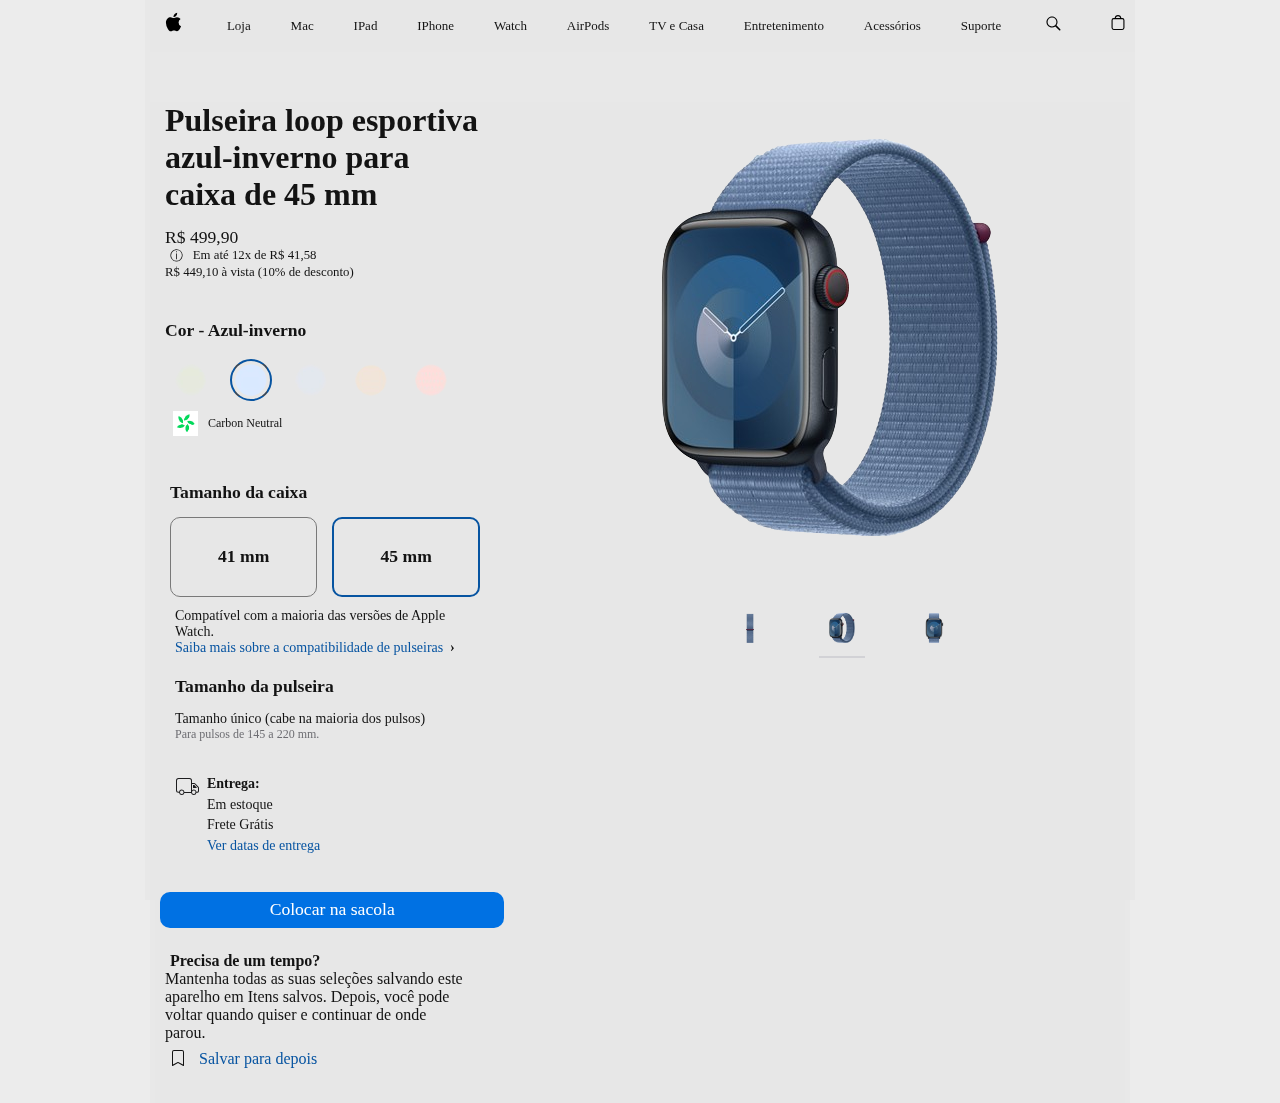
<file: Aula2Apple/index.html>
<!DOCTYPE html>
<html lang="en">
  <head>
    <meta charset="UTF-8" />
    <meta name="viewport" content="width=device-width, initial-scale=1.0" />
    <title>Hashtag Watch</title>
    <link rel="stylesheet" href="./style.css" />
  </head>
  <body>
    <nav>
      <ul>
        <li>
          <svg
            height="48"
            viewBox="0 0 17 48"
            width="17"
            xmlns="http://www.w3.org/2000/svg">
            <path
              d="m15.5752 19.0792a4.2055 4.2055 0 0 0 -2.01 3.5376 4.0931 4.0931 0 0 0 2.4908 3.7542 9.7779 9.7779 0 0 1 -1.2755 2.6351c-.7941 1.1431-1.6244 2.2862-2.8878 2.2862s-1.5883-.734-3.0443-.734c-1.42 0-1.9252.7581-3.08.7581s-1.9611-1.0589-2.8876-2.3584a11.3987 11.3987 0 0 1 -1.9373-6.1487c0-3.61 2.3464-5.523 4.6566-5.523 1.2274 0 2.25.8062 3.02.8062.734 0 1.8771-.8543 3.2729-.8543a4.3778 4.3778 0 0 1 3.6822 1.841zm-6.8586-2.0456a1.3865 1.3865 0 0 1 -.2527-.024 1.6557 1.6557 0 0 1 -.0361-.337 4.0341 4.0341 0 0 1 1.0228-2.5148 4.1571 4.1571 0 0 1 2.7314-1.4078 1.7815 1.7815 0 0 1 .0361.373 4.1487 4.1487 0 0 1 -.9867 2.587 3.6039 3.6039 0 0 1 -2.5148 1.3236z"></path>
          </svg>
        </li>
        <li>Loja</li>
        <li>Mac</li>
        <li>IPad</li>
        <li>IPhone</li>
        <li>Watch</li>
        <li>AirPods</li>
        <li>TV e Casa</li>
        <li>Entretenimento</li>
        <li>Acessórios</li>
        <li>Suporte</li>
        <li>
          <svg
            xmlns="http://www.w3.org/2000/svg"
            width="15px"
            height="44px"
            viewBox="0 0 15 44">
            <path
              d="M14.298,27.202l-3.87-3.87c0.701-0.929,1.122-2.081,1.122-3.332c0-3.06-2.489-5.55-5.55-5.55c-3.06,0-5.55,2.49-5.55,5.55 c0,3.061,2.49,5.55,5.55,5.55c1.251,0,2.403-0.421,3.332-1.122l3.87,3.87c0.151,0.151,0.35,0.228,0.548,0.228 s0.396-0.076,0.548-0.228C14.601,27.995,14.601,27.505,14.298,27.202z M1.55,20c0-2.454,1.997-4.45,4.45-4.45 c2.454,0,4.45,1.997,4.45,4.45S8.454,24.45,6,24.45C3.546,24.45,1.55,22.454,1.55,20z"></path>
          </svg>
        </li>
        <li>
          <svg
            height="44"
            viewBox="0 0 14 44"
            width="14"
            xmlns="http://www.w3.org/2000/svg">
            <path
              d="m11.3535 16.0283h-1.0205a3.4229 3.4229 0 0 0 -3.333-2.9648 3.4229 3.4229 0 0 0 -3.333 2.9648h-1.02a2.1184 2.1184 0 0 0 -2.117 2.1162v7.7155a2.1186 2.1186 0 0 0 2.1162 2.1167h8.707a2.1186 2.1186 0 0 0 2.1168-2.1167v-7.7155a2.1184 2.1184 0 0 0 -2.1165-2.1162zm-4.3535-1.8652a2.3169 2.3169 0 0 1 2.2222 1.8652h-4.4444a2.3169 2.3169 0 0 1 2.2222-1.8652zm5.37 11.6969a1.0182 1.0182 0 0 1 -1.0166 1.0171h-8.7069a1.0182 1.0182 0 0 1 -1.0165-1.0171v-7.7155a1.0178 1.0178 0 0 1 1.0166-1.0166h8.707a1.0178 1.0178 0 0 1 1.0164 1.0166z"></path>
          </svg>
        </li>
      </ul>
    </nav>
    <main>
      <script src="./script.js" defer></script>
      <section id="produto">
        <div id="opcoes-produto">
          <h1 id="titulo-produto">Pulseira loop esportiva azul-inverno para caixa de 45 mm</h1>
          <div class="precos">
            <p id="preco">R$ 499,90</p>
            <span id="parcelas" class="link">
              <p>&#9432</p>
              <p>Em até 12x de R$ 41,58</p>
            </span>
            <p id="a-vista">R$ 449,10 à vista (10% de desconto)</p>
          </div>
          <div id="opcoes">
            <h2 id="nome-cor-selecionada">Cor - Azul-inverno</h2>
            <ul id="selecao-cores">
              <li><input type="radio" name="opcao-cor" id="0-cor" onclick="atualizarCorSelecionada()"><label for="0-cor"><img src="./imagens/opcoes-cores/verde-cipreste.png" alt="" srcset=""></label></li>
              <li><input type="radio" name="opcao-cor" id="1-cor" onclick="atualizarCorSelecionada()" checked><label for="1-cor"><img src="./imagens/opcoes-cores/azul-inverno.png" alt="" srcset=""></label></li>
              <li><input type="radio" name="opcao-cor" id="2-cor" onclick="atualizarCorSelecionada()"><label for="2-cor"><img src="./imagens/opcoes-cores/meia-noite.png" alt="" srcset=""></label></li>
              <li><input type="radio" name="opcao-cor" id="3-cor" onclick="atualizarCorSelecionada()"><label for="3-cor"><img src="./imagens/opcoes-cores/estelar.png" alt="" srcset=""></label></li>
              <li><input type="radio" name="opcao-cor" id="4-cor" onclick="atualizarCorSelecionada()"><label for="4-cor"><img src="./imagens/opcoes-cores/rosa-claro.png" alt="" srcset=""></label></li>
            </ul>
            <div id="selo-carbono">
              <img src="./imagens/outros-recursos/neutralidade-c.jpeg" alt="">
              <p>Carbon Neutral</p>
            </div>
            <div id="tamanho-caixa">
              <h2>Tamanho da caixa</h2>
              <div id="opcoes-tamanho">
                <input type="radio" name="opcao-tamanho" id="0-tamanho" onclick="atualizarTamanho()">
                <label for="0-tamanho">41 mm</label>
                <input type="radio" name="opcao-tamanho" id="1-tamanho" onclick="atualizarTamanho()" checked>
                <label for="1-tamanho">45 mm</label>
              </div>
              <div id='disclaimer'>
                <p>Compatível com a maioria das versões de Apple Watch.
                </p>
                <p id='saiba-mais' class="link">Saiba mais sobre a compatibilidade de pulseiras <b>&#8250;</b>
                </p>
              </div>
              <div id="info-extra">
                <h2>Tamanho da pulseira
                </h2>
                <p id="info-principal">Tamanho único (cabe na maioria dos pulsos)
                </p>
                <p id="info-secundaria">Para pulsos de 145 a 220 mm.
                </p>
              </div>
            </div>
            <div id="entrega">
              <div id="icone">
                <svg viewBox="0 0 25 25" class="as-svgicon as-svgicon-boxtruck as-svgicon-reduced as-svgicon-boxtruckreduced" role="img" aria-hidden="true" width="25px" height="25px"><path fill="none" d="M0 0h25v25H0z"></path><path fill="#1d1d1f" d="m23.482 12.847-2.92-3.209A1.947 1.947 0 0 0 18.985 9H17V6.495a2.5 2.5 0 0 0-2.5-2.5h-11a2.5 2.5 0 0 0-2.5 2.5v9.75a2.5 2.5 0 0 0 2.5 2.5h.548A2.746 2.746 0 0 0 6.75 21.02 2.618 2.618 0 0 0 9.422 19h6.681a2.744 2.744 0 0 0 5.347-.23h.735A1.656 1.656 0 0 0 24 16.98v-2.808a1.937 1.937 0 0 0-.518-1.325ZM8.426 18.745a1.74 1.74 0 0 1-3.352 0 1.577 1.577 0 0 1 .015-1 1.738 1.738 0 0 1 3.322 0 1.578 1.578 0 0 1 .015 1ZM9.447 18a2.726 2.726 0 0 0-5.394-.255H3.5a1.502 1.502 0 0 1-1.5-1.5v-9.75a1.502 1.502 0 0 1 1.5-1.5h11a1.502 1.502 0 0 1 1.5 1.5V18Zm10.972.77a1.738 1.738 0 0 1-3.337 0 1.573 1.573 0 0 1 0-1 1.742 1.742 0 1 1 3.337 1ZM23 16.98c0 .569-.229.79-.815.79h-.735A2.73 2.73 0 0 0 17 16.165V10h1.986a.976.976 0 0 1 .838.314l2.927 3.214a.95.95 0 0 1 .249.644Zm-1.324-3.36a.512.512 0 0 1 .174.38h-3.306a.499.499 0 0 1-.544-.528V11h1.073a.76.76 0 0 1 .594.268Z"></path></svg>
              </div>
              <div id="informacoes-entrega">
                <span>Entrega:</span>
                <p id="disponibilidade">Em estoque</p>
                <p id="valor-frete">Frete Grátis</p>
                <p id="tempo-entrega" class="link">Ver datas de entrega</p>
              </div>
            </div>
            <div id="comprar">
              <button id="adicionar-a-sacola">Colocar na sacola</button>
              <div id="comprar-depois">
                <span>Precisa de um tempo?</span>
                <p>Mantenha todas as suas seleções salvando este aparelho em Itens salvos. Depois, você pode voltar quando quiser e continuar de onde parou.</p>
                <p class="link" id="salvar-depois"><svg xmlns="http://www.w3.org/2000/svg" width="16" height="16" fill="currentColor" class="bi bi-bookmark" viewBox="0 0 16 16">
                  <path d="M2 2a2 2 0 0 1 2-2h8a2 2 0 0 1 2 2v13.5a.5.5 0 0 1-.777.416L8 13.101l-5.223 2.815A.5.5 0 0 1 2 15.5zm2-1a1 1 0 0 0-1 1v12.566l4.723-2.482a.5.5 0 0 1 .554 0L13 14.566V2a1 1 0 0 0-1-1z"/>
                </svg> Salvar para depois</p>
              </div>
            </div>
          </div>
        </div>
        <div id="visualizacao">
          <img src="./imagens/opcoes-cores/imagens-azul-inverno/imagem-1.png" alt="" id="imagem-visualizacao">
          <ul id="selecionar-imagem">
            <li><input type="radio" name="opcao-imagem" id="0-imagem" onclick="atualizarImagemSelecionada()"><label for="0-imagem"><img src="./imagens/opcoes-cores/imagens-azul-inverno/imagem-0.png" alt="" srcset="" id="0-imagem-miniatura"></label></li>
            <li><input type="radio" name="opcao-imagem" id="1-imagem" onclick="atualizarImagemSelecionada()" checked><label for="1-imagem"><img src="./imagens/opcoes-cores/imagens-azul-inverno/imagem-1.png" alt="" srcset="" id="1-imagem-miniatura"></label></li>
            <li><input type="radio" name="opcao-imagem" id="2-imagem" onclick="atualizarImagemSelecionada()"><label for="2-imagem"><img src="./imagens/opcoes-cores/imagens-azul-inverno/imagem-2.png" alt="" srcset="" id="2-imagem-miniatura"></label></li>
          </ul>
        </div>
      </section>
      <section id="carbon-neutral"></section>
      <section id="informacoes"></section>
      <section id="compatibilidade"></section>
      <section id="outros"></section>
    </main>
  </body>
</html>
</file>
<file: Aula2Apple/style.css>
@font-face {
  font-family: 'San Francisco';
  font-weight: 400;
  src: url('https://applesocial.s3.amazonaws.com/assets/styles/fonts/sanfrancisco/sanfranciscodisplay-regular-webfont.woff');
}

* {
  margin: 0 5px;
  padding: 0;
  box-sizing: border-box;
  font-family: 'San Francisco';
  list-style-type: none;
  color: #131313;
  background-color: #e7e7e7cb;
}

:root {
  display: flex;
  flex-direction: column;
  align-items: center;
}

body {
  height: 100dvh;
}

nav {
  width: 61.25rem;
  & > ul {
    display: flex;
    width: 100%;
    justify-content: space-between;
    align-items: center;
    cursor: pointer;
    font-size: small;
  }
}

main {
  margin: 3.125rem auto;
  width: 61.25rem;
}

#produto {
  display: flex;
  & > #opcoes-produto {
    flex-grow: 0;
    flex-basis: 33.33333%;
  }
  & > #visualizacao {
    flex-grow: 0;
    flex-basis: 66.66666%;
  }
}

.link {
  color: #0754a1;
  cursor: pointer;
  &:hover {
    text-decoration: underline;
  }
}

#opcoes-produto {
  display: flex;
  flex-direction: column;
  & > h1 {
    width: 20rem;
    font-size: 2rem;
  }
}

.precos {
  margin: 0.875rem 0 0;
  padding: 0 0 0.625rem;
  font-size: 1.1rem;
  & > #parcelas {
    font-size: 0.8rem;
    color: #0754a1;
    display: flex;
    & :first-child {
      width: fit-content;
      margin-right: 0.3rem;
    }
    & p {
      width: fit-content;
    }
  }
  & #a-vista {
    font-size: 0.8rem;
  }
}

#opcoes {
  margin: 1.875rem 0 0;
  & h2 {
    font-size: 1.1rem;
  }
  & ul {
    display: flex;
    padding: 1.1rem 0 0 0;
    & li {
      margin: 0 0.5rem 0.5rem 0;
      & input {
        display: none;
      }
      & label {
        display: flex;
        justify-content: center;
        align-items: center;
        cursor: pointer;
        height: 2.625rem;
        width: 2.625rem;
        & > img {
          width: 2rem;
          mix-blend-mode: color;
        }
      }
      & input[type='radio']:checked + label {
        border-radius: 50%;
        border: 0.125rem solid #0754a1;
      }
    }
  }
}

#selo-carbono {
  display: flex;
  align-items: center;
  padding: 0.125rem 0 1rem 0.1875rem;
  & img {
    width: 1.5625rem;
  }
  & p {
    font-size: 0.75rem;
  }
}

#tamanho-caixa {
  margin-top: 1.875rem;
  & > div#opcoes-tamanho {
    display: flex;
    gap: 0.9375rem;
    & input {
      display: none;
    }
    & label {
      flex-basis: 50%;
      font-size: 1.1rem;
      font-weight: bold;
      height: 5rem;
      display: flex;
      justify-content: center;
      align-items: center;
      margin: 0.875rem 0 0;
      border: 0.00625rem solid #797979;
      border-radius: 0.625rem;
      cursor: pointer;
    }
    & input[type='radio']:checked + label {
      border: 0.125rem solid #0754a1;
    }
  }
}

#disclaimer {
  margin-top: 0.7rem;
  display: flex;
  flex-direction: column;
  font-size: 0.875rem;
  & > #saiba-mais {
    & > b {
      margin-left: 0.2rem;
    }
  }
}

#info-extra {
  padding-top: 1.25rem;
  display: flex;
  flex-direction: column;
  & > #info-principal {
    margin-top: 0.875rem;
    font-size: 0.875rem;
  }

  & > #info-secundaria {
    font-size: 0.75rem;
    color: #6e6e73;
  }
}

#entrega {
  padding: 2rem 0 0;
  font-size: 0.875rem;
  display: flex;
  position: relative;
  & > #icone {
    position: absolute;
    top: 2rem;
  }
  & #informacoes-entrega {
    line-height: 1.3rem;
    position: relative;
    left: 2rem;
    & > span {
      font-weight: bold;
    }
  }
}

#comprar {
  margin: 2.2rem 0;
  & > #adicionar-a-sacola {
    all: unset;
    cursor: pointer;
    width: 100%;
    text-align: center;
    font-size: 1.1rem;
    font-weight: 500;
    background-color: #0071e3;
    color: #ffffff;
    border-radius: 0.625rem;
    padding: 0.45rem;

    &:hover {
      background-color: #057bf1;
    }
  }
}

#comprar-depois {
  padding: 1.5rem 0 0;
  & > span {
    font-weight: bold;
  }
  & p {
    margin: 0 1.25rem 0 0;
  }
  & p:has(> svg) {
    display: flex;
    align-items: start;
    gap: 0.5rem;
    padding: 0.5rem 0 0;
  }
}

#visualizacao {
  margin: 0 0 0 5rem;
}

#selecionar-imagem {
  display: flex;
  justify-content: center;
  & li {
    padding: 0 1rem 0 0;
    & input {
      display: none;
    }
    & label > img {
      width: 2.875rem;
      padding: 0.25rem;
      padding-bottom: 0.5rem;
      cursor: pointer;
      border-bottom: 0.125rem solid hsla(0, 0%, 100%, 0);
      &:hover {
        border-color: #e8e8ed;
      }
    }
    & input[type='radio']:checked + label > img {
      border-color: #d2d2d6;
    }
  }
}

.caixa-pequena {
  transform: scale(0.9);
}
</file>
